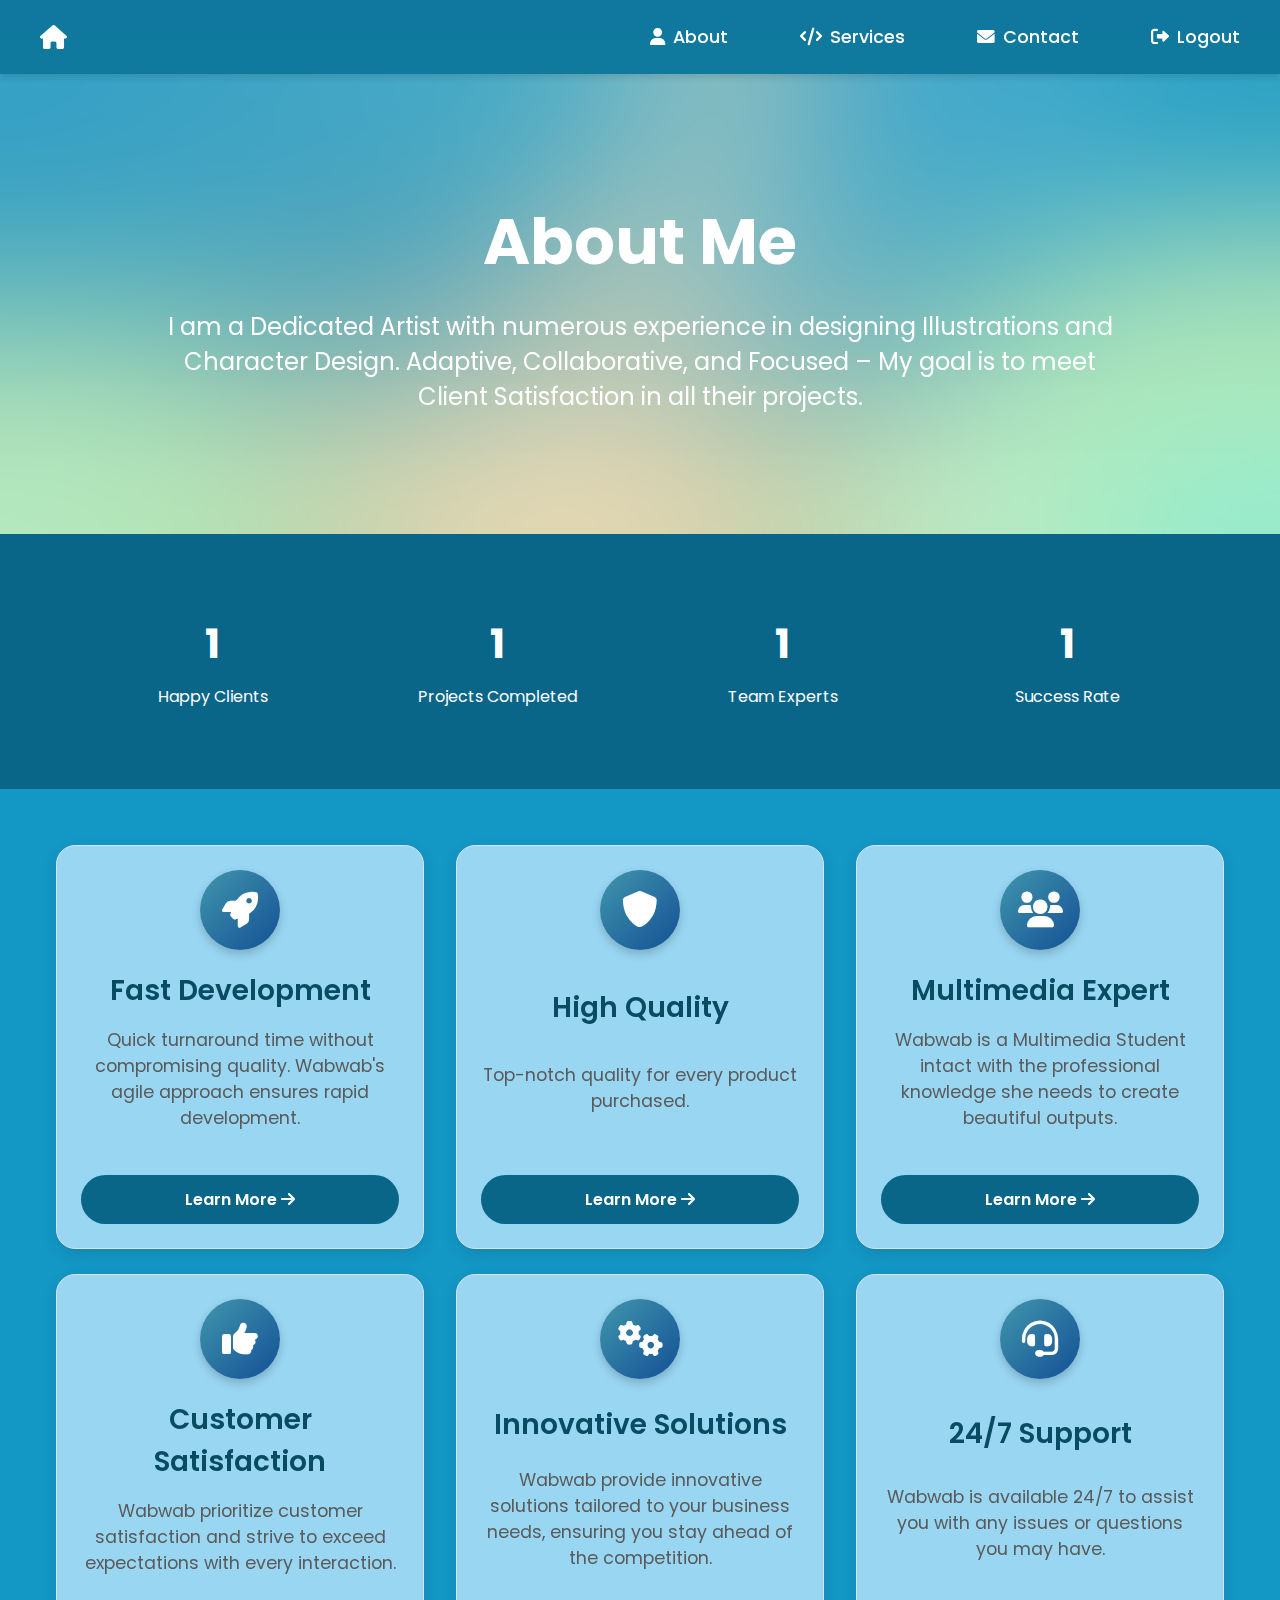
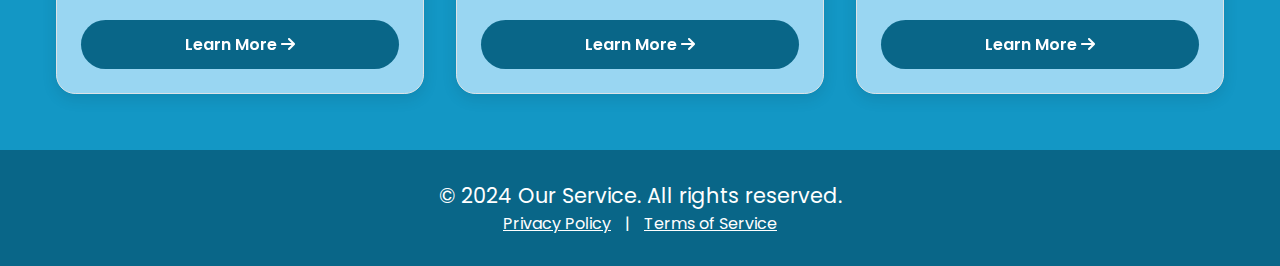
<file: assets/pages/about.html>
<!DOCTYPE html>
<html lang="en">
<head>
    <meta charset="UTF-8">
    <meta name="viewport" content="width=device-width, initial-scale=1.0">
    <title>Portfolio</title>
    <link rel="stylesheet" href="../css/global-styles.css">
    <link rel="stylesheet" href="../css/nav-styles.css">
    <link rel="stylesheet" href="../css/header-styles.css">
    <link rel="stylesheet" href="https://cdnjs.cloudflare.com/ajax/libs/font-awesome/6.0.0/css/all.min.css">
    <link rel="stylesheet" href="../css/about-styles.css">
    <link rel="stylesheet" href="../css/why-styles.css">
</head>
<body>
    <nav class="navbar">
        <ul>
            <li class="nav-item home-icon"><a class="nav-link" href="portfolio.html"><i class="fas fa-home"></i></a></li>
            <li class="nav-item"><a class="nav-link cyan-hover" href="about.html"><i class="fas fa-user"></i> <span>About</span></a></li>
            <li class="nav-item"><a class="nav-link cyan-hover" href="services.html"><i class="fas fa-code"></i> <span>Services</span></a></li>
            <li class="nav-item"><a class="nav-link cyan-hover" href="contact.html"><i class="fas fa-envelope"></i> <span>Contact</span></a></li>
            <li class="nav-item"><a class="nav-link magenta-hover" href="#" id="logout-button"><i class="fas fa-sign-out-alt"></i> <span>Logout</span></a></li>
        </ul>
    </nav>

    <header class="header" role="banner">
      <div class="header-content">
          <h1 class="main-heading">About Me</h1>
          <p class="section-content mb-4" style="margin: 0 10rem;">I am a Dedicated Artist with numerous experience in designing Illustrations and Character Design. Adaptive, Collaborative, and Focused – My goal is to meet Client Satisfaction in all their projects.</p>
      </div>
  </header>

    <main>
        <section class="stats-section">
            <div style="max-width: 1140px; margin: 0 auto; padding: 0 15px;">
                <div style="display: flex; flex-wrap: wrap; margin-right: -15px; margin-left: -15px;">
                    <div style="flex: 0 0 25%; max-width: 25%; padding-right: 15px; padding-left: 15px;">
                        <div class="stat-item">
                            <div class="stat-number" style="--target: 500;  font-size: 2.5rem;"></div>
                            <div>Happy Clients</div>
                        </div>
                    </div>
                    <div style="flex: 0 0 25%; max-width: 25%; padding-right: 15px; padding-left: 15px;">
                        <div class="stat-item">
                            <div class="stat-number" style="--target: 1000;  font-size: 2.5rem;"></div>
                            <div>Projects Completed</div>
                        </div>
                    </div>
                    <div style="flex: 0 0 25%; max-width: 25%; padding-right: 15px; padding-left: 15px;">
                        <div class="stat-item">
                            <div class="stat-number" style="--target: 50;  font-size: 2.5rem;"></div>
                            <div>Team Experts</div>
                        </div>
                    </div>
                    <div style="flex: 0 0 25%; max-width: 25%; padding-right: 15px; padding-left: 15px;">
                        <div class="stat-item">
                            <div class="stat-number" style="--target: 98; font-size: 2.5rem;"></div>
                            <div>Success Rate</div>
                        </div>
                    </div>
                </div>
            </div>
        </section>

        <section class="features-section">
            <div class="why-container">
                <div class="row">
                    <div>
                        <div class="feature-card">
                            <div class="feature-icon">
                                <i class="fas fa-rocket"></i>
                            </div>
                            <h3>Fast Development</h3>
                            <p>Quick turnaround time without compromising quality. Wabwab's agile approach ensures rapid development.</p>
                            <a href="#" class="learn-more">Learn More <i class="fas fa-arrow-right"></i></a>
                        </div>
                    </div>
                    <div>
                        <div class="feature-card">
                            <div class="feature-icon">
                                <i class="fas fa-shield-alt"></i>
                            </div>
                            <h3>High Quality</h3>
                            <p>Top-notch quality for every product purchased.</p>
                            <a href="#" class="learn-more">Learn More <i class="fas fa-arrow-right"></i></a>
                        </div>
                    </div>
                    <div>
                        <div class="feature-card">
                            <div class="feature-icon">
                                <i class="fas fa-users"></i>
                            </div>
                            <h3>Multimedia Expert</h3>
                            <p>Wabwab is a Multimedia Student intact with the professional knowledge she needs to create beautiful outputs.</p>
                            <a href="#" class="learn-more">Learn More <i class="fas fa-arrow-right"></i></a>
                        </div>
                    </div>
                </div>
                <br>
                <div class="row">
                    <div>
                        <div class="feature-card">
                            <div class="feature-icon">
                                <i class="fas fa-thumbs-up"></i>
                            </div>
                            <h3>Customer Satisfaction</h3>
                            <p>Wabwab prioritize customer satisfaction and strive to exceed expectations with every interaction.</p>
                            <a href="#" class="learn-more">Learn More <i class="fas fa-arrow-right"></i></a>
                        </div>
                    </div>
                    <div>
                        <div class="feature-card">
                            <div class="feature-icon">
                                <i class="fas fa-cogs"></i>
                            </div>
                            <h3>Innovative Solutions</h3>
                            <p>Wabwab provide innovative solutions tailored to your business needs, ensuring you stay ahead of the competition.</p>
                            <a href="#innovative-solutions" class="learn-more">Learn More <i class="fas fa-arrow-right"></i></a>
                        </div>
                    </div>
                    <div>
                        <div class="feature-card">
                            <div class="feature-icon">
                                <i class="fas fa-headset"></i>
                            </div>
                            <h3>24/7 Support</h3>
                            <p>Wabwab is available 24/7 to assist you with any issues or questions you may have.</p>
                            <a href="#support" class="learn-more">Learn More <i class="fas fa-arrow-right"></i></a>
                        </div>
                    </div>
                </div>
            </div>
        </section>
    </main>
    <footer class="footer">
        <div class="container">
            <p>&copy; 2024 Our Service. All rights reserved.</p>
            <a href="#">Privacy Policy</a> | <a href="#">Terms of Service</a>
        </div>
    </footer>
</body>
<script src="../js/scripts.js"></script>
</html>
</file>
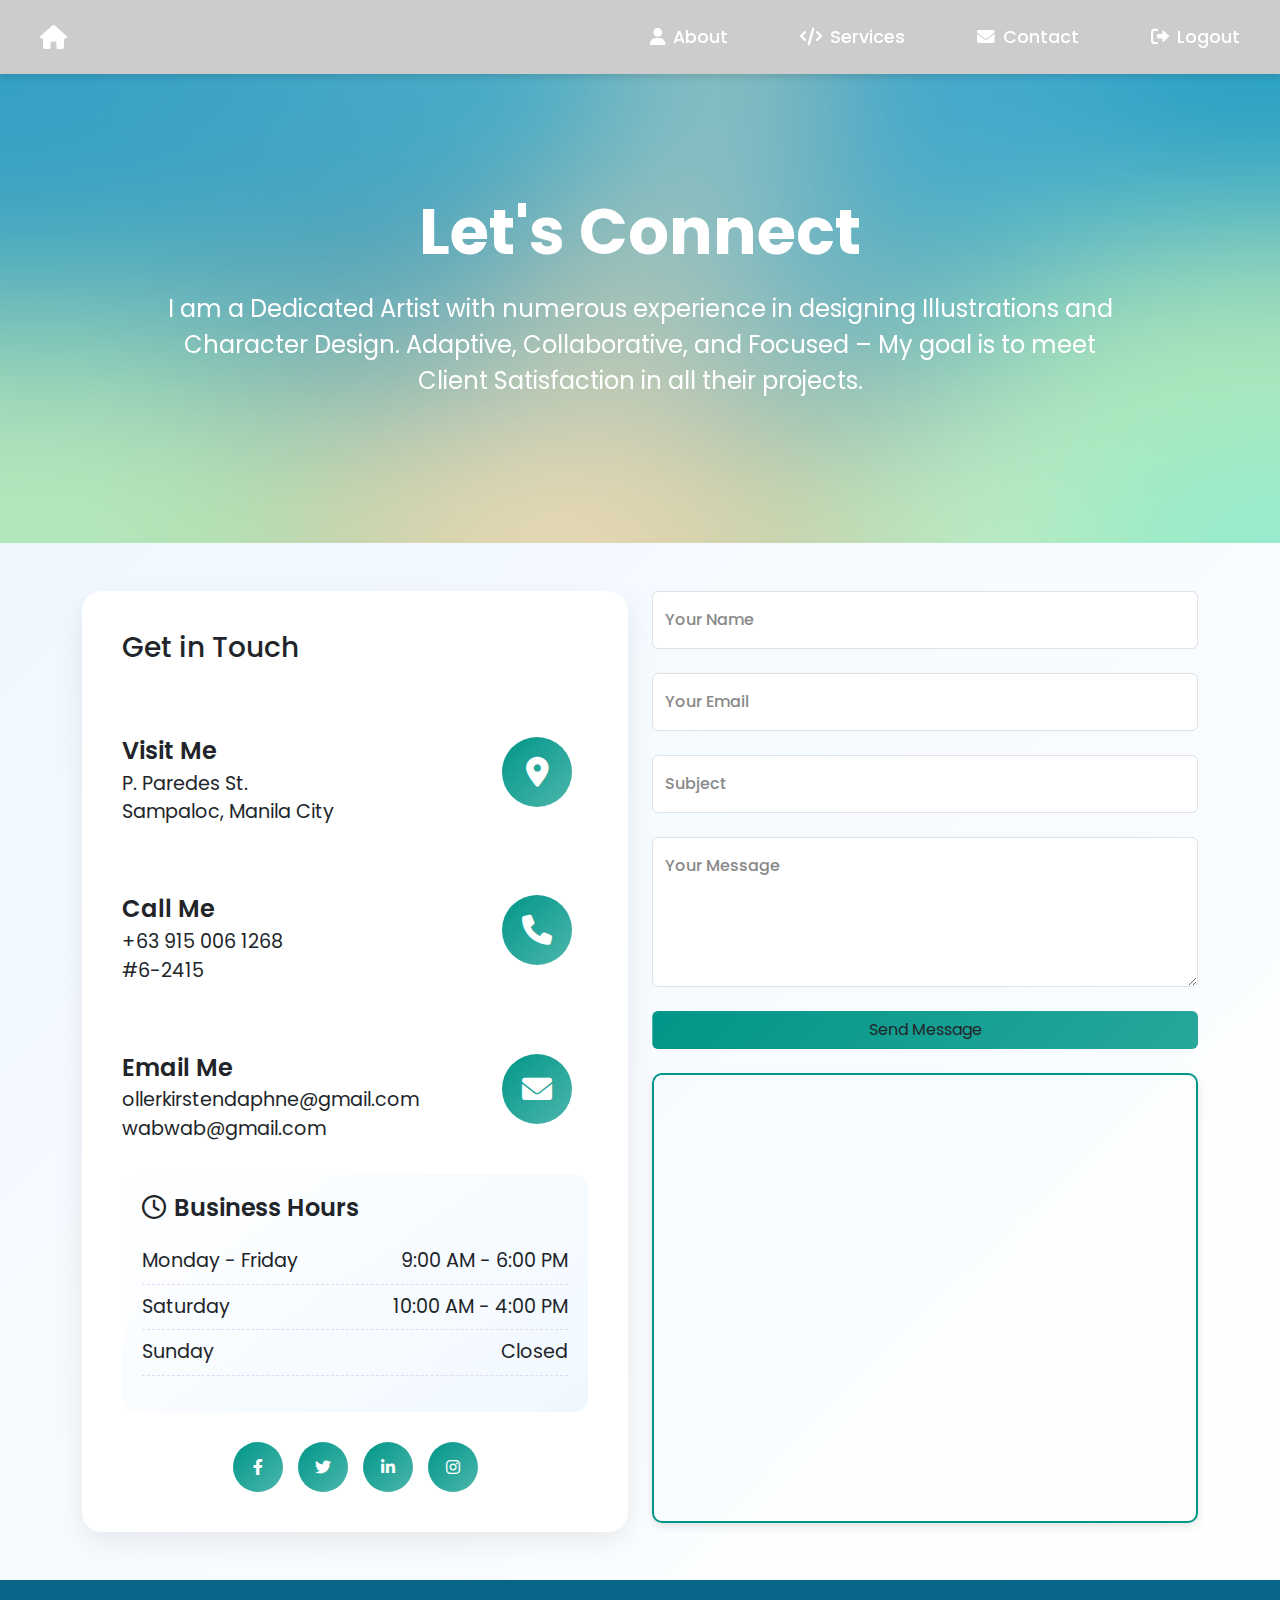
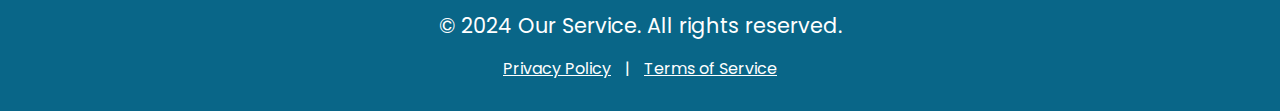
<file: assets/pages/contact.html>
<!DOCTYPE html>
<html lang="en">
<head>
    <meta charset="UTF-8">
    <meta name="viewport" content="width=device-width, initial-scale=1.0">
    <title>Portfolio</title>
    <link rel="stylesheet" href="../css/global-styles.css">
    <link rel="stylesheet" href="../css/nav-styles.css">
    <link rel="stylesheet" href="../css/header-styles.css">
    <link rel="stylesheet" href="https://cdnjs.cloudflare.com/ajax/libs/font-awesome/6.0.0/css/all.min.css">
    <link rel="stylesheet" href="../css/contact-styles.css">
    <link rel="stylesheet" href="../css/bootsrap.css">

</head>
<body>
    <nav class="navbar">
        <ul>
            <li class="nav-item home-icon"><a class="nav-link" href="portfolio.html"><i class="fas fa-home"></i></a></li>
            <li class="nav-item"><a class="nav-link cyan-hover" href="about.html"><i class="fas fa-user"></i> <span>About</span></a></li>
            <li class="nav-item"><a class="nav-link cyan-hover" href="services.html"><i class="fas fa-code"></i> <span>Services</span></a></li>
            <li class="nav-item"><a class="nav-link cyan-hover" href="contact.html"><i class="fas fa-envelope"></i> <span>Contact</span></a></li>
            <li class="nav-item"><a class="nav-link magenta-hover" href="#" id="logout-button"><i class="fas fa-sign-out-alt"></i> <span>Logout</span></a></li>
        </ul>
    </nav>

    <header class="header" role="banner">
      <div class="header-content">
          <h1 class="main-heading">Let's Connect</h1>
          <p class="section-content mb-4" style="margin: 0 10rem;">I am a Dedicated Artist with numerous experience in designing Illustrations and Character Design. Adaptive, Collaborative, and Focused – My goal is to meet Client Satisfaction in all their projects.</p>
      </div>
  </header>

    <main>
        
    <!-- Enhanced Contact Section -->
    <section id="contact" class="contact-section py-5 fade-in">
        <div class="container">
            <div class="row g-4">
                <div class="col-lg-6">
                    <div class="contact-wrapper">
                        <h3 class="mb-4">Get in Touch</h3>
                        <div class="contact-info">
                            <br>
                            <br>
                            <div class="contact-info-item">
                
                                <div>
                                    <h5 class="mb-1">Visit Me</h5>
                                    <p class="mb-0">P. Paredes St.<br>Sampaloc, Manila City</p>
                                </div>                
                                <div class="contact-icon me-3">
                                    <i class="fas fa-map-marker-alt"></i>
                                </div>
                            </div>
                            <br>
                            <br>
                            <div class="contact-info-item">
                                <div>
                                    <h5 class="mb-1">Call Me</h5>
                                    <p class="mb-0">+63 915 006 1268<br>#6-2415</p>
                                </div>
                                <div class="contact-icon  me-3">
                                    <i class="fas fa-phone"></i>
                                </div>
                            </div>
                            <br>
                            <br>
                            <div class="contact-info-item">
                                <div>
                                    <h5 class="mb-1">Email Me</h5>
                                    <p class="mb-0">ollerkirstendaphne@gmail.com<br>wabwab@gmail.com</p>
                                </div>
                                
                                <div class="contact-icon me-3">
                                    <i class="fas fa-envelope"></i>
                                </div>
                            </div>
                            <div class="business-hours">
                                <h5 class="mb-3"><i class="far fa-clock me-2"></i>Business Hours</h5>
                                <ul class="hours-list">
                                    <li>
                                        <span>Monday - Friday</span>
                                        <span>9:00 AM - 6:00 PM</span>
                                    </li>
                                    <li>
                                        <span>Saturday</span>
                                        <span>10:00 AM - 4:00 PM</span>
                                    </li>
                                    <li>
                                        <span>Sunday</span>
                                        <span>Closed</span>
                                    </li>
                                </ul>
                            </div>
                        </div>
                        <div class="social-links">
                            <a href="https://www.facebook.com/kirstendaphne.oller/" class="social-link" data-tooltip="Facebook"><i
                                    class="fab fa-facebook-f"></i></a>
                            <a href="https://x.com/ahllastor" class="social-link" data-tooltip="Twitter"><i class="fab fa-twitter"></i></a>
                            <a href="#" class="social-link" data-tooltip="LinkedIn"><i
                                    class="fab fa-linkedin-in"></i></a>
                            <a href="https://www.instagram.com/wabwaabbb/" class="social-link" data-tooltip="Instagram"><i
                                    class="fab fa-instagram"></i></a>
                        </div>
                    </div>
                </div>
                <div class="col-lg-6">
                    <div class="contact-form-wrapper">
                        <form id="contactForm" class="contact-form needs-validation" novalidate>
                            <div class="form-floating mb-4">
                                <input type="text" class="form-control" id="name" placeholder="Your Name" required>
                                <label for="name">Your Name</label>
                                <div class="invalid-feedback">Please enter your name</div>
                            </div>
                            <div class="form-floating mb-4">
                                <input type="email" class="form-control" id="email" placeholder="Your Email" required>
                                <label for="email">Your Email</label>
                                <div class="invalid-feedback">Please enter a valid email</div>
                            </div>
                            <div class="form-floating mb-4">
                                <input type="text" class="form-control" id="subject" placeholder="Subject" required>
                                <label for="subject">Subject</label>
                                <div class="invalid-feedback">Please enter a subject</div>
                            </div>
                            <div class="form-floating mb-4">
                                <textarea class="form-control" id="message" placeholder="Your Message"
                                    style="height: 150px" required></textarea>
                                <label for="message">Your Message</label>
                                <div class="invalid-feedback">Please enter your message</div>
                            </div>
                            <button type="submit" class="btn btn-primary-custom btn-animated w-100">Send
                                Message</button>
                        </form>
                    </div>
                    <!-- Move map container here -->
                    <div class="map-container mt-4">
                        <div class="map-wrapper">
                            <iframe
                                src="https://www.google.com/maps/embed?pb=!1m14!1m8!1m3!1d241.3069328919395!2d120.98853209559681!3d14.60414976876092!3m2!1i1024!2i768!4f13.1!3m3!1m2!1s0x3397c9f8b14eb259%3A0xad4d12caac9a068e!2sFEU%20Institute%20of%20Technology!5e0!3m2!1sen!2sph!4v1732651216487!5m2!1sen!2sph"
                                width="100%" height="100%" style="border:0;" allowfullscreen="" loading="lazy">
                            </iframe>
                        </div>
                    </div>
                </div>
            </div>
        </div>
    </section>
    </main>
    <footer class="footer">
        <div class="container">
            <p>&copy; 2024 Our Service. All rights reserved.</p>
            <a href="#">Privacy Policy</a> | <a href="#">Terms of Service</a>
        </div>
    </footer>
</body>
<script src="../js/scripts.js"></script>
</html>
</file>
<file: assets/css/global-styles.css>
/* Global */
@import url("https://fonts.googleapis.com/css2?family=Poppins:wght@300;400;500;600;700;800;900&display=swap");

* {
  margin: 0;
  padding: 0;
  box-sizing: border-box;
  font-family: "Poppins", sans-serif;
}

 body {
  min-height: 100vh;
  display: block;
  justify-content: initial;
  align-items: initial;
  background: #1397c5;
  color: #fff;
  overflow: visible;
}

.footer {
  background-color: #096688;
  color: var(--color-white);
  padding: 30px 0;
  text-align: center
}

.footer a {
  color: WHITE;
  margin: 0 10px;
  font-size: 1rem;
}

.footer a:hover {
  color: 1.2rem;
}


.footer p {
  font-size: 1.3rem;
}
</file>
<file: assets/css/nav-styles.css>
nav {
  background: rgba(0, 0, 0, 0.2);
  backdrop-filter: blur(50px);
  color: #fff;
  padding: 1rem 0;
  text-align: center;
  box-shadow: 0 4px 6px rgba(0, 0, 0, 0.1);
  position: sticky;
  top: 0;
  z-index: 1000;
}

nav ul {
  list-style: none;
  padding: 0;
  margin: 0;
  display: flex;
  justify-content: space-between;
  align-items: center;  
  margin-right: 1rem;
}

nav ul li {
  margin: 0 0.5rem;
  position: relative;
}

nav ul li a {
  color: #fff;
  text-decoration: none;
  font-weight: 500;
  font-size: 1.1rem;
  padding: 0.5rem 1rem;
  border-radius: 25px;
  transition: all 0.3s ease;
  display: flex;
  align-items: center;
}

nav ul li a i {
  margin-right: 0.5rem;
}

nav ul li a.cyan-hover:hover {
  background: rgb(255, 255, 255);
  color: #50c8c4;
  outline: none;
  box-shadow: 0 0 10px rgba(255, 255, 255, 0.6);
  transition: box-shadow 0.3s ease;
}

nav ul li a.magenta-hover:hover {
  background: rgb(255, 255, 255);
  color: #c85090;
  outline: none;
  box-shadow: 0 0 10px rgba(255, 255, 255, 0.6);
  transition: box-shadow 0.3s ease;
}

nav ul li.home-icon {
  margin-right: auto;
  padding-left: 1rem;
}

nav ul li.home-icon a {
  font-size: 1.5rem;
  padding: 0.3rem 1rem;
}

nav ul li:not(.home-icon) {
  margin-left: 2rem;
}
</file>
<file: assets/css/header-styles.css>
:root {
    --color-white: #ffffff;
}

.header {
    color: var(--color-white);
    padding: 120px 0;
    text-align: center;
    position: relative;    
    background: url("../img/background.jpg") no-repeat center center/cover;
    transition: background 0.3s ease;
}

.header::before {
    content: '';
    position: absolute;
    top: 0;
    left: 0;
    width: 100%;
    height: 100%;
    backdrop-filter: blur(90px);
    transition: background 0.3s ease;
}

.header-content {
    position: relative;
    z-index: 1;
}

.header img {
    width: 150px;
    margin-bottom: 20px;
    transition: transform 0.3s ease;
}

.header img:hover {
    transform: rotate(360deg);
}

.header h1 {
    font-family: 'Poppins', sans-serif;
    font-weight: 700;
    font-size: 4rem;
    margin-bottom: 20px;
    color: var(--color-white);
    transition: color 0.3s ease;
}

.header p {
    font-size: 1.5rem;
    margin-bottom: 40px;
    color:  var(--color-white);
    transition: color 0.3s ease;
}
</file>
<file: assets/css/about-styles.css>
.stats-section {
  background: #096688;
  color: #fff;
  padding: 60px 0;
  opacity: 1;
  transform: translateY(0);
}

.stat-item {
  text-align: center;
  padding: 20px;
}

.stat-number {
  font-size: 4.5rem;
  font-weight: 700;
  margin-bottom: 10px;
  counter-reset: count;
}

.stat-number::before {
  content: counter(count);
  counter-increment: count;
  animation: count 2s linear forwards;
}

@keyframes count {
  from {
    counter-increment: count 0;
  }

  to {
    counter-increment: count var(--target);
  }
}

.stat-item div {
  font-size: var(--font-size-small);
}

.stats-section {
  background: #096688;
  color: #fff;
  padding: 60px 0;
  opacity: 1;
  transform: translateY(0);
}

.stat-item {
  text-align: center;
  padding: 20px;
}

.stat-number {
  font-size: 4.5rem;
  font-weight: 700;
  margin-bottom: 10px;
  counter-reset: count;
}

.stat-number::before {
  content: counter(count);
  counter-increment: count;
  animation: count 2s linear forwards;
}

@keyframes count {
  from {
    counter-increment: count 0;
  }

  to {
    counter-increment: count var(--target);
  }
}

.stat-item div {
  font-size: var(--font-size-small);
}

/* General Section Styles */
.features-section {
    display: flex;
    flex-direction: column;
    justify-content: space-between;
    height: 100%;
    text-align: center;
    padding: 1.5rem;
    transition: transform 0.3s ease, box-shadow 0.3s ease;
    position: relative;
    overflow: hidden;
}

/* Card Container Styles */
.features-section .row {
    display: grid;
    grid-template-columns: repeat(auto-fit, minmax(300px, 1fr));
    gap: 2rem;
    align-items: stretch;
}

/* Card Styles */
.feature-card {
    display: flex;
    flex-direction: column;
    justify-content: space-between;
    height: 100%;
    text-align: center;
    padding: 1.5rem;
    border: 1px solid #dee2e6;
    border-radius: 1.2rem;
    background: hsla(202, 100%, 88%, 0.767);
    backdrop-filter: blur(30px);
    box-shadow: 0 5px 15px rgba(0, 0, 0, 0.1);
    transition: transform 0.3s ease, box-shadow 0.3s ease;
    position: relative;
    overflow: hidden;
}

.feature-card:hover {
    transform: translateY(-10px);
    box-shadow: 0 20px 40px rgba(0, 0, 0, 0.2);
}

.feature-card::before {
    content: '';
    position: absolute;
    top: -50%;
    left: -50%;
    width: 200%;
    height: 200%;
    background: radial-gradient(circle, rgba(255, 255, 255, 0.2), rgba(0, 0, 0, 0.1));
    transform: rotate(45deg);
    opacity: 0;
    transition: opacity 0.5s ease;
    z-index: 0;
}

.feature-card:hover::before {
    opacity: 1;
}

/* Icon Styles */
.feature-icon {
    width: 80px;
    height: 80px;
    border-radius: 50%;
    background: linear-gradient(135deg, #4196ac, #135096);
    display: flex;
    align-items: center;
    justify-content: center;
    margin: 0 auto 20px;
    box-shadow: 0 4px 10px rgba(0, 0, 0, 0.2);
    transition: transform 0.3s ease;
}

.feature-card:hover .feature-icon {
    transform: rotate(360deg);
}

.feature-icon i {
    font-size: 36px;
    color: #fff;
}

/* Text Styles */
.feature-card h3 {
    font-size: 1.75rem;
    margin-bottom: 15px;
    font-family: 'Poppins', sans-serif;
    font-weight: 600;
    color: #084c61;
}

.feature-card p {
    font-size: 1.1rem;
    color: #5a5a5a;
    margin-bottom: 1.5rem;
    font-family: 'Poppins', sans-serif;
}

/* Learn More Button */ 
.feature-card .learn-more {
    display: inline-block;
    margin-top: 20px;
    color: #fff;
    background: #096688;
    padding: 0.75rem 1.5rem;
    border-radius: 30px;
    text-decoration: none;
    font-family: 'Poppins', sans-serif;
    font-weight: 600;
    transition: background 0.3s ease, transform 0.3s ease;
}
</file>
<file: assets/css/why-styles.css>
.why-container {
  margin: 2rem;
}
</file>
<file: assets/css/contact-styles.css>
:root {
    --color-primary: #009688;
    --color-secondary: #4db6ac;
    --color-background: #f0f8ff;
    --color-text: #4a4a4a;
    --color-white: #ffffff;
    --color-accent: #e0f2f1;
    --color-accent-hover: #b2dfdb;
    --color-gold: #ffd700;
    --font-size-large: 4rem;
    --font-size-medium: 2.5rem;
    --font-size-small: 1.2rem;
    --font-size-xsmall: 1.1rem;
}
 body {
            font-family: Quicksand, sans-serif;
            background-color: var(--color-background);
            color: var(--color-text);
            line-height: 1.6
        }

        .btn-primary-custom {
            color: #fff;
            background-color: var(--color-accent);
            border-color: var(--color-accent);
            transition: background-color .3s, border-color .3s;
            position: relative;
            overflow: hidden;
            font-size: var(--font-size-small);
            padding: .75rem 1.75rem;
        }

        .btn-primary-custom:hover {
            background-color: var(--color-accent-hover);
            border-color: var(--color-accent-hover)
        }

        .btn-primary-custom::after {
            content: '';
            position: absolute;
            top: 0;
            left: -100%;
            width: 100%;
            height: 100%;
            background: rgba(209, 194, 230, .3);
            transition: left .3s ease
        }

        .btn-primary-custom:hover::after {
            left: 0
        }

        .fade-in {
            opacity: 1;
            transform: translateY(0);
            transition: opacity .8s ease-out, transform .8s ease-out
        }

        h2 {
            font-family: Poppins, sans-serif;
            font-weight: 700;
            font-size: var(--font-size-medium);
            color: var(--color-primary);
            margin-bottom: 2rem;
            text-align: center
        }

        .btn-primary {
            background-color: var(--color-primary);
            border-color: var(--color-primary);
        }

        .btn-primary:hover {
            background-color: var(--color-secondary);
            border-color: var(--color-secondary);
        }

        @keyframes count {
            from {
                counter-increment: count 0;
            }

            to {
                counter-increment: count var(--target);
            }
        }

        .contact-icon {
            width: 70px;
            height: 70px;
            border-radius: 50%;
            background: linear-gradient(135deg, var(--color-primary), var(--color-secondary));
            display: flex;
            align-items: center;
            justify-content: center;
            margin: 0 auto 20px;
        }

        .contact-icon i {
            font-size: 30px;
            color: var(--color-white);
        }

        .contact-section {
            position: relative;
            background: linear-gradient(135deg, var(--color-background) 0, var(--color-white) 100%);
            opacity: 1;
            transform: translateY(0);
        }

        .contact-wrapper {
            background: var(--color-white);
            border-radius: 20px;
            padding: 40px;
            box-shadow: 0 10px 30px rgba(0, 0, 0, .08);
            transition: transform .3s ease;
        }

        .contact-wrapper:hover {
            transform: translateY(-5px);
        }

        .social-links {
            display: flex;
            gap: 15px;
            margin-top: 30px;
            justify-content: center;
        }

        .social-link {
            width: 50px;
            height: 50px;
            border-radius: 50%;
            background: linear-gradient(135deg, var(--color-primary), var(--color-secondary));
            display: flex;
            align-items: center;
            justify-content: center;
            color: var(--color-white);
            text-decoration: none;
            transition: all .3s ease;
            position: relative;
            overflow: hidden;
        }

        .social-link:before {
            content: '';
            position: absolute;
            width: 100%;
            height: 100%;
            background: linear-gradient(135deg, var(--color-secondary), var(--color-primary));
            opacity: 0;
            transition: opacity .3s ease;
        }

        .social-link:hover {
            transform: translateY(-5px) rotate(360deg)
        }

        .social-link:hover:before {
            opacity: 1
        }

        .social-link i {
            position: relative;
            z-index: 1
        }

        .business-hours {
            background: linear-gradient(145deg, var(--color-white), var(--color-background));
            border-radius: 15px;
            padding: 20px;
            margin-top: 30px;
        }

        .hours-list {
            list-style: none;
            padding: 0;
        }

        .hours-list li {
            display: flex;
            justify-content: space-between;
            padding: 8px 0;
            border-bottom: 1px dashed #e0daf9
        }

        .contact-form label {
            font-weight: 500;
            margin-bottom: 8px;
            color: var(--color-text)
        }

        .form-floating {
            position: relative;
            margin-bottom: 20px
        }

        .form-floating label {
            position: absolute;
            top: 0;
            left: 0;
            padding: 1rem;
            opacity: .65;
            pointer-events: none;
            transform-origin: 0 0;
            transition: opacity .2s ease-in-out, transform .2s ease-in-out
        }

        .btn-animated {
            background: linear-gradient(135deg, var(--color-primary), var(--color-secondary));
            background-size: 200%;
            transition: background-position .5s ease;
            font-size: var(--font-size-small);
            padding: .75rem 1.75rem;
            color: #fff;
        }

        .btn-animated:hover {
            background-position: right
        }

        html {
            scroll-behavior: smooth
        }

        @keyframes click-animation {
            0% {
                transform: scale(1);
            }

            50% {
                transform: scale(.9);
            }

            100% {
                transform: scale(1);
            }
        }

        .loading {
            position: relative
        }

        .loading::after {
            content: '';
            position: absolute;
            top: 50%;
            left: 50%;
            width: 20px;
            height: 20px;
            border: 3px solid var(--color-primary);
            border-top: 3px solid transparent;
            border-radius: 50%;
            animation: spin 1s linear infinite;
            transform: translate(-50%, -50%);
        }

        @keyframes spin {
            0% {
                transform: translate(-50%, -50%) rotate(0);
            }

            100% {
                transform: translate(-50%, -50%) rotate(360deg);
            }
        }

        .map-container {
            height: 450px;
            position: relative;
        }

        .map-wrapper {
            height: 100%;
            border: 2px solid var(--color-primary);
            border-radius: 10px;
            box-shadow: 0 4px 8px rgba(0, 0, 0, 0.1);
            overflow: hidden;
        }

        .contact-section h2 {
            font-family: Poppins, sans-serif;
            font-weight: 700;
            font-size: var(--font-size-medium);
            color: var(--color-primary);
            margin-bottom: 2rem
        }

        .contact-info-item h5 {
            font-size: 1.5rem;
            font-weight: 600
        }

        .contact-info-item p {
            font-size: var(--font-size-small);
        }

        .business-hours h5 {
            font-size: 1.5rem;
            font-weight: 600
        }

        .business-hours li {
            font-size: var(--font-size-small);
        }

        .contact-info-item {
            display: flex;
            justify-content: space-between;
            align-items: center;
            margin-bottom: 20px;
        }
</file>
<file: assets/css/bootsrap.css>
:root,
[data-bs-theme=light] {
    --bs-blue: #0d6efd;
    --bs-indigo: #6610f2;
    --bs-purple: #6f42c1;
    --bs-pink: #d63384;
    --bs-red: #dc3545;
    --bs-orange: #fd7e14;
    --bs-yellow: #ffc107;
    --bs-green: #198754;
    --bs-teal: #20c997;
    --bs-cyan: #0dcaf0;
    --bs-black: #000;
    --bs-white: #fff;
    --bs-gray: #6c757d;
    --bs-gray-dark: #343a40;
    --bs-gray-100: #f8f9fa;
    --bs-gray-200: #e9ecef;
    --bs-gray-300: #dee2e6;
    --bs-gray-400: #ced4da;
    --bs-gray-500: #adb5bd;
    --bs-gray-600: #6c757d;
    --bs-gray-700: #495057;
    --bs-gray-800: #343a40;
    --bs-gray-900: #212529;
    --bs-primary: #0d6efd;
    --bs-secondary: #6c757d;
    --bs-success: #198754;
    --bs-info: #0dcaf0;
    --bs-warning: #ffc107;
    --bs-danger: #dc3545;
    --bs-light: #f8f9fa;
    --bs-dark: #212529;
    --bs-primary-rgb: 13, 110, 253;
    --bs-secondary-rgb: 108, 117, 125;
    --bs-success-rgb: 25, 135, 84;
    --bs-info-rgb: 13, 202, 240;
    --bs-warning-rgb: 255, 193, 7;
    --bs-danger-rgb: 220, 53, 69;
    --bs-light-rgb: 248, 249, 250;
    --bs-dark-rgb: 33, 37, 41;
    --bs-primary-text: #0a58ca;
    --bs-secondary-text: #6c757d;
    --bs-success-text: #146c43;
    --bs-info-text: #087990;
    --bs-warning-text: #997404;
    --bs-danger-text: #b02a37;
    --bs-light-text: #6c757d;
    --bs-dark-text: #495057;
    --bs-primary-bg-subtle: #cfe2ff;
    --bs-secondary-bg-subtle: #f8f9fa;
    --bs-success-bg-subtle: #d1e7dd;
    --bs-info-bg-subtle: #cff4fc;
    --bs-warning-bg-subtle: #fff3cd;
    --bs-danger-bg-subtle: #f8d7da;
    --bs-light-bg-subtle: #fcfcfd;
    --bs-dark-bg-subtle: #ced4da;
    --bs-primary-border-subtle: #9ec5fe;
    --bs-secondary-border-subtle: #e9ecef;
    --bs-success-border-subtle: #a3cfbb;
    --bs-info-border-subtle: #9eeaf9;
    --bs-warning-border-subtle: #ffe69c;
    --bs-danger-border-subtle: #f1aeb5;
    --bs-light-border-subtle: #e9ecef;
    --bs-dark-border-subtle: #adb5bd;
    --bs-white-rgb: 255, 255, 255;
    --bs-black-rgb: 0, 0, 0;
    --bs-body-color-rgb: 33, 37, 41;
    --bs-body-bg-rgb: 255, 255, 255;
    --bs-font-sans-serif: system-ui, -apple-system, "Segoe UI", Roboto, "Helvetica Neue", "Noto Sans", "Liberation Sans", Arial, sans-serif, "Apple Color Emoji", "Segoe UI Emoji", "Segoe UI Symbol", "Noto Color Emoji";
    --bs-font-monospace: SFMono-Regular, Menlo, Monaco, Consolas, "Liberation Mono", "Courier New", monospace;
    --bs-gradient: linear-gradient(180deg, rgba(255, 255, 255, 0.15), rgba(255, 255, 255, 0));
    --bs-body-font-family: var(--bs-font-sans-serif);
    --bs-body-font-size: 1rem;
    --bs-body-font-weight: 400;
    --bs-body-line-height: 1.5;
    --bs-body-color: #212529;
    --bs-emphasis-color: #000;
    --bs-emphasis-color-rgb: 0, 0, 0;
    --bs-secondary-color: rgba(33, 37, 41, 0.75);
    --bs-secondary-color-rgb: 33, 37, 41;
    --bs-secondary-bg: #e9ecef;
    --bs-secondary-bg-rgb: 233, 236, 239;
    --bs-tertiary-color: rgba(33, 37, 41, 0.5);
    --bs-tertiary-color-rgb: 33, 37, 41;
    --bs-tertiary-bg: #f8f9fa;
    --bs-tertiary-bg-rgb: 248, 249, 250;
    --bs-body-bg: #fff;
    --bs-body-bg-rgb: 255, 255, 255;
    --bs-link-color: #0d6efd;
    --bs-link-color-rgb: 13, 110, 253;
    --bs-link-decoration: underline;
    --bs-link-hover-color: #0a58ca;
    --bs-link-hover-color-rgb: 10, 88, 202;
    --bs-code-color: #d63384;
    --bs-highlight-bg: #fff3cd;
    --bs-border-width: 1px;
    --bs-border-style: solid;
    --bs-border-color: #dee2e6;
    --bs-border-color-translucent: rgba(0, 0, 0, 0.175);
    --bs-border-radius: 0.375rem;
    --bs-border-radius-sm: 0.25rem;
    --bs-border-radius-lg: 0.5rem;
    --bs-border-radius-xl: 1rem;
    --bs-border-radius-2xl: 2rem;
    --bs-border-radius-pill: 50rem;
    --bs-box-shadow: 0 0.5rem 1rem rgba(var(--bs-body-color-rgb), 0.15);
    --bs-box-shadow-sm: 0 0.125rem 0.25rem rgba(var(--bs-body-color-rgb), 0.075);
    --bs-box-shadow-lg: 0 1rem 3rem rgba(var(--bs-body-color-rgb), 0.175);
    --bs-box-shadow-inset: inset 0 1px 2px rgba(var(--bs-body-color-rgb), 0.075);
    --bs-emphasis-color: #000;
    --bs-form-control-bg: var(--bs-body-bg);
    --bs-form-control-disabled-bg: var(--bs-secondary-bg);
    --bs-highlight-bg: #fff3cd;
    --bs-breakpoint-xs: 0;
    --bs-breakpoint-sm: 576px;
    --bs-breakpoint-md: 768px;
    --bs-breakpoint-lg: 992px;
    --bs-breakpoint-xl: 1200px;
    --bs-breakpoint-xxl: 1400px
}

[data-bs-theme=dark] {
    --bs-body-color: #adb5bd;
    --bs-body-color-rgb: 173, 181, 189;
    --bs-body-bg: #212529;
    --bs-body-bg-rgb: 33, 37, 41;
    --bs-emphasis-color: #f8f9fa;
    --bs-emphasis-color-rgb: 248, 249, 250;
    --bs-secondary-color: rgba(173, 181, 189, 0.75);
    --bs-secondary-color-rgb: 173, 181, 189;
    --bs-secondary-bg: #343a40;
    --bs-secondary-bg-rgb: 52, 58, 64;
    --bs-tertiary-color: rgba(173, 181, 189, 0.5);
    --bs-tertiary-color-rgb: 173, 181, 189;
    --bs-tertiary-bg: #2b3035;
    --bs-tertiary-bg-rgb: 43, 48, 53;
    --bs-emphasis-color: #fff;
    --bs-primary-text: #6ea8fe;
    --bs-secondary-text: #dee2e6;
    --bs-success-text: #75b798;
    --bs-info-text: #6edff6;
    --bs-warning-text: #ffda6a;
    --bs-danger-text: #ea868f;
    --bs-light-text: #f8f9fa;
    --bs-dark-text: #dee2e6;
    --bs-primary-bg-subtle: #031633;
    --bs-secondary-bg-subtle: #212529;
    --bs-success-bg-subtle: #051b11;
    --bs-info-bg-subtle: #032830;
    --bs-warning-bg-subtle: #332701;
    --bs-danger-bg-subtle: #2c0b0e;
    --bs-light-bg-subtle: #343a40;
    --bs-dark-bg-subtle: #1a1d20;
    --bs-primary-border-subtle: #084298;
    --bs-secondary-border-subtle: #495057;
    --bs-success-border-subtle: #0f5132;
    --bs-info-border-subtle: #055160;
    --bs-warning-border-subtle: #664d03;
    --bs-danger-border-subtle: #842029;
    --bs-light-border-subtle: #495057;
    --bs-dark-border-subtle: #343a40;
    --bs-heading-color: #fff;
    --bs-link-color: #6ea8fe;
    --bs-link-hover-color: #9ec5fe;
    --bs-link-color-rgb: 110, 168, 254;
    --bs-link-hover-color-rgb: 158, 197, 254;
    --bs-code-color: #e685b5;
    --bs-border-color: #495057;
    --bs-border-color-translucent: rgba(255, 255, 255, 0.15)
}

*,
::after,
::before {
    box-sizing: border-box
}

@media (prefers-reduced-motion:no-preference) {
    :root {
        scroll-behavior: smooth
    }
}

body {
    margin: 0;
    font-family: var(--bs-body-font-family);
    font-size: var(--bs-body-font-size);
    font-weight: var(--bs-body-font-weight);
    line-height: var(--bs-body-line-height);
    color: var(--bs-body-color);
    text-align: var(--bs-body-text-align);
    background-color: var(--bs-body-bg);
    -webkit-text-size-adjust: 100%;
    -webkit-tap-highlight-color: transparent
}

.h1,
.h2,
.h3,
.h4,
.h5,
.h6,
h1,
h2,
h3,
h4,
h5,
h6 {
    margin-top: 0;
    margin-bottom: .5rem;
    font-weight: 500;
    line-height: 1.2;
    color: var(--bs-heading-color, inherit)
}

.h1,
h1 {
    font-size: calc(1.375rem + 1.5vw)
}

@media (min-width:1200px) {

    .h1,
    h1 {
        font-size: 2.5rem
    }
}

.h2,
h2 {
    font-size: calc(1.325rem + .9vw)
}

@media (min-width:1200px) {

    .h2,
    h2 {
        font-size: 2rem
    }
}

.h3,
h3 {
    font-size: calc(1.3rem + .6vw)
}

@media (min-width:1200px) {

    .h3,
    h3 {
        font-size: 1.75rem
    }
}

.h4,
h4 {
    font-size: calc(1.275rem + .3vw)
}

@media (min-width:1200px) {

    .h4,
    h4 {
        font-size: 1.5rem
    }
}

.h5,
h5 {
    font-size: 1.25rem
}

.h6,
h6 {
    font-size: 1rem
}

p {
    margin-top: 0;
    margin-bottom: 1rem
}

ul {
    padding-left: 2rem
}

ul {
    margin-top: 0;
    margin-bottom: 1rem
}

ul ul {
    margin-bottom: 0
}

b {
    font-weight: bolder
}

a {
    color: rgba(var(--bs-link-color-rgb), var(--bs-link-opacity, 1));
    text-decoration: underline
}

a:hover {
    --bs-link-color-rgb: var(--bs-link-hover-color-rgb)
}

a:not([href]):not([class]),
a:not([href]):not([class]):hover {
    color: inherit;
    text-decoration: none
}

label {
    display: inline-block
}

button {
    border-radius: 0
}

button:focus:not(:focus-visible) {
    outline: 0
}

button,
input,
textarea {
    margin: 0;
    font-family: inherit;
    font-size: inherit;
    line-height: inherit
}

button {
    text-transform: none
}

[role=button] {
    cursor: pointer
}

[list]:not([type=date]):not([type=datetime-local]):not([type=month]):not([type=week]):not([type=time])::-webkit-calendar-picker-indicator {
    display: none !important
}

[type=button],
[type=reset],
[type=submit],
button {
    -webkit-appearance: button
}

[type=button]:not(:disabled),
[type=reset]:not(:disabled),
[type=submit]:not(:disabled),
button:not(:disabled) {
    cursor: pointer
}

::-moz-focus-inner {
    padding: 0;
    border-style: none
}

textarea {
    resize: vertical
}

::-webkit-datetime-edit-day-field,
::-webkit-datetime-edit-fields-wrapper,
::-webkit-datetime-edit-hour-field,
::-webkit-datetime-edit-minute,
::-webkit-datetime-edit-month-field,
::-webkit-datetime-edit-text,
::-webkit-datetime-edit-year-field {
    padding: 0
}

::-webkit-inner-spin-button {
    height: auto
}

[type=search] {
    outline-offset: -2px;
    -webkit-appearance: textfield
}

::-webkit-search-decoration {
    -webkit-appearance: none
}

::-webkit-color-swatch-wrapper {
    padding: 0
}

::-webkit-file-upload-button {
    font: inherit;
    -webkit-appearance: button
}

::file-selector-button {
    font: inherit;
    -webkit-appearance: button
}

iframe {
    border: 0
}

[hidden] {
    display: none !important
}

.container,
.container-lg {
    --bs-gutter-x: 1.5rem;
    --bs-gutter-y: 0;
    width: 100%;
    padding-right: calc(var(--bs-gutter-x) * .5);
    padding-left: calc(var(--bs-gutter-x) * .5);
    margin-right: auto;
    margin-left: auto
}

@media (min-width:576px) {
    .container {
        max-width: 540px
    }
}

@media (min-width:768px) {
    .container {
        max-width: 720px
    }
}

@media (min-width:992px) {

    .container,
    .container-lg {
        max-width: 960px
    }
}

@media (min-width:1200px) {

    .container,
    .container-lg {
        max-width: 1140px
    }
}

@media (min-width:1400px) {

    .container,
    .container-lg {
        max-width: 1320px
    }
}

.row {
    --bs-gutter-x: 1.5rem;
    --bs-gutter-y: 0;
    display: flex;
    flex-wrap: wrap;
    margin-top: calc(-1 * var(--bs-gutter-y));
    margin-right: calc(-.5 * var(--bs-gutter-x));
    margin-left: calc(-.5 * var(--bs-gutter-x))
}

.row>* {
    flex-shrink: 0;
    width: 100%;
    max-width: 100%;
    padding-right: calc(var(--bs-gutter-x) * .5);
    padding-left: calc(var(--bs-gutter-x) * .5);
    margin-top: var(--bs-gutter-y)
}

.col {
    flex: 1 0 0%
}

.col-1 {
    flex: 0 0 auto;
    width: 8.33333333%
}

.col-2 {
    flex: 0 0 auto;
    width: 16.66666667%
}

.col-3 {
    flex: 0 0 auto;
    width: 25%
}

.col-4 {
    flex: 0 0 auto;
    width: 33.33333333%
}

.col-5 {
    flex: 0 0 auto;
    width: 41.66666667%
}

.col-6 {
    flex: 0 0 auto;
    width: 50%
}

.col-7 {
    flex: 0 0 auto;
    width: 58.33333333%
}

.col-8 {
    flex: 0 0 auto;
    width: 66.66666667%
}

.col-9 {
    flex: 0 0 auto;
    width: 75%
}

.col-10 {
    flex: 0 0 auto;
    width: 83.33333333%
}

.col-11 {
    flex: 0 0 auto;
    width: 91.66666667%
}

.col-12 {
    flex: 0 0 auto;
    width: 100%
}

.g-0 {
    --bs-gutter-x: 0
}

.g-0 {
    --bs-gutter-y: 0
}

.g-1 {
    --bs-gutter-x: 0.25rem
}

.g-1 {
    --bs-gutter-y: 0.25rem
}

.g-2 {
    --bs-gutter-x: 0.5rem
}

.g-2 {
    --bs-gutter-y: 0.5rem
}

.g-3 {
    --bs-gutter-x: 1rem
}

.g-3 {
    --bs-gutter-y: 1rem
}

.g-4 {
    --bs-gutter-x: 1.5rem
}

.g-4 {
    --bs-gutter-y: 1.5rem
}

.g-5 {
    --bs-gutter-x: 3rem
}

.g-5 {
    --bs-gutter-y: 3rem
}

@media (min-width:992px) {
    .col-lg {
        flex: 1 0 0%
    }

    .col-lg-1 {
        flex: 0 0 auto;
        width: 8.33333333%
    }

    .col-lg-2 {
        flex: 0 0 auto;
        width: 16.66666667%
    }

    .col-lg-3 {
        flex: 0 0 auto;
        width: 25%
    }

    .col-lg-4 {
        flex: 0 0 auto;
        width: 33.33333333%
    }

    .col-lg-5 {
        flex: 0 0 auto;
        width: 41.66666667%
    }

    .col-lg-6 {
        flex: 0 0 auto;
        width: 50%
    }

    .col-lg-7 {
        flex: 0 0 auto;
        width: 58.33333333%
    }

    .col-lg-8 {
        flex: 0 0 auto;
        width: 66.66666667%
    }

    .col-lg-9 {
        flex: 0 0 auto;
        width: 75%
    }

    .col-lg-10 {
        flex: 0 0 auto;
        width: 83.33333333%
    }

    .col-lg-11 {
        flex: 0 0 auto;
        width: 91.66666667%
    }

    .col-lg-12 {
        flex: 0 0 auto;
        width: 100%
    }

    .g-lg-0 {
        --bs-gutter-x: 0
    }

    .g-lg-0 {
        --bs-gutter-y: 0
    }

    .g-lg-1 {
        --bs-gutter-x: 0.25rem
    }

    .g-lg-1 {
        --bs-gutter-y: 0.25rem
    }

    .g-lg-2 {
        --bs-gutter-x: 0.5rem
    }

    .g-lg-2 {
        --bs-gutter-y: 0.5rem
    }

    .g-lg-3 {
        --bs-gutter-x: 1rem
    }

    .g-lg-3 {
        --bs-gutter-y: 1rem
    }

    .g-lg-4 {
        --bs-gutter-x: 1.5rem
    }

    .g-lg-4 {
        --bs-gutter-y: 1.5rem
    }

    .g-lg-5 {
        --bs-gutter-x: 3rem
    }

    .g-lg-5 {
        --bs-gutter-y: 3rem
    }
}

.form-label {
    margin-bottom: .5rem
}

.col-form-label {
    padding-top: calc(.375rem + var(--bs-border-width));
    padding-bottom: calc(.375rem + var(--bs-border-width));
    margin-bottom: 0;
    font-size: inherit;
    line-height: 1.5
}

.col-form-label-lg {
    padding-top: calc(.5rem + var(--bs-border-width));
    padding-bottom: calc(.5rem + var(--bs-border-width));
    font-size: 1.25rem
}

.form-text {
    margin-top: .25rem;
    font-size: .875em;
    color: var(--bs-secondary-color)
}

.form-control {
    display: block;
    width: 100%;
    padding: .375rem .75rem;
    font-size: 1rem;
    font-weight: 400;
    line-height: 1.5;
    color: var(--bs-body-color);
    background-color: var(--bs-form-control-bg);
    background-clip: padding-box;
    border: var(--bs-border-width) solid var(--bs-border-color);
    -webkit-appearance: none;
    -moz-appearance: none;
    appearance: none;
    border-radius: .375rem;
    transition: border-color .15s ease-in-out, box-shadow .15s ease-in-out
}

@media (prefers-reduced-motion:reduce) {
    .form-control {
        transition: none
    }
}

.form-control[type=file] {
    overflow: hidden
}

.form-control[type=file]:not(:disabled):not([readonly]) {
    cursor: pointer
}

.form-control:focus {
    color: var(--bs-body-color);
    background-color: var(--bs-form-control-bg);
    border-color: #86b7fe;
    outline: 0;
    box-shadow: 0 0 0 .25rem rgba(13, 110, 253, .25)
}

.form-control::-webkit-date-and-time-value {
    height: 1.5em
}

.form-control::-webkit-datetime-edit {
    display: block;
    padding: 0
}

.form-control::-moz-placeholder {
    color: var(--bs-secondary-color);
    opacity: 1
}

.form-control::placeholder {
    color: var(--bs-secondary-color);
    opacity: 1
}

.form-control:disabled {
    background-color: var(--bs-form-control-disabled-bg);
    opacity: 1
}

.form-control::-webkit-file-upload-button {
    padding: .375rem .75rem;
    margin: -.375rem -.75rem;
    -webkit-margin-end: .75rem;
    margin-inline-end: .75rem;
    color: var(--bs-body-color);
    background-color: var(--bs-tertiary-bg);
    pointer-events: none;
    border-color: inherit;
    border-style: solid;
    border-width: 0;
    border-inline-end-width: var(--bs-border-width);
    border-radius: 0;
    -webkit-transition: color .15s ease-in-out, background-color .15s ease-in-out, border-color .15s ease-in-out, box-shadow .15s ease-in-out;
    transition: color .15s ease-in-out, background-color .15s ease-in-out, border-color .15s ease-in-out, box-shadow .15s ease-in-out
}

.form-control::file-selector-button {
    padding: .375rem .75rem;
    margin: -.375rem -.75rem;
    -webkit-margin-end: .75rem;
    margin-inline-end: .75rem;
    color: var(--bs-body-color);
    background-color: var(--bs-tertiary-bg);
    pointer-events: none;
    border-color: inherit;
    border-style: solid;
    border-width: 0;
    border-inline-end-width: var(--bs-border-width);
    border-radius: 0;
    transition: color .15s ease-in-out, background-color .15s ease-in-out, border-color .15s ease-in-out, box-shadow .15s ease-in-out
}

@media (prefers-reduced-motion:reduce) {
    .form-control::-webkit-file-upload-button {
        -webkit-transition: none;
        transition: none
    }

    .form-control::file-selector-button {
        transition: none
    }
}

.form-control:hover:not(:disabled):not([readonly])::-webkit-file-upload-button {
    background-color: var(--bs-secondary-bg)
}

.form-control:hover:not(:disabled):not([readonly])::file-selector-button {
    background-color: var(--bs-secondary-bg)
}

.form-control-lg {
    min-height: calc(1.5em + 1rem + calc(var(--bs-border-width) * 2));
    padding: .5rem 1rem;
    font-size: 1.25rem;
    border-radius: .5rem
}

.form-control-lg::-webkit-file-upload-button {
    padding: .5rem 1rem;
    margin: -.5rem -1rem;
    -webkit-margin-end: 1rem;
    margin-inline-end: 1rem
}

.form-control-lg::file-selector-button {
    padding: .5rem 1rem;
    margin: -.5rem -1rem;
    -webkit-margin-end: 1rem;
    margin-inline-end: 1rem
}

textarea.form-control {
    min-height: calc(1.5em + .75rem + calc(var(--bs-border-width) * 2))
}

textarea.form-control-lg {
    min-height: calc(1.5em + 1rem + calc(var(--bs-border-width) * 2))
}

.form-floating {
    position: relative
}

.form-floating::before:not(.form-control:disabled) {
    position: absolute;
    top: var(--bs-border-width);
    left: var(--bs-border-width);
    width: calc(100% - (calc(calc(.375em + .1875rem) + calc(.75em + .375rem))));
    height: 1.875em;
    content: "";
    background-color: var(--bs-form-control-bg);
    border-radius: .375rem
}

.form-floating>.form-control {
    height: calc(3.5rem + calc(var(--bs-border-width) * 2));
    line-height: 1.25
}

.form-floating>label {
    position: absolute;
    top: 0;
    left: 0;
    width: 100%;
    height: 100%;
    padding: 1rem .75rem;
    overflow: hidden;
    text-align: start;
    text-overflow: ellipsis;
    white-space: nowrap;
    pointer-events: none;
    border: var(--bs-border-width) solid transparent;
    transform-origin: 0 0;
    transition: opacity .1s ease-in-out, transform .1s ease-in-out
}

@media (prefers-reduced-motion:reduce) {
    .form-floating>label {
        transition: none
    }
}

.form-floating>.form-control {
    padding: 1rem .75rem
}

.form-floating>.form-control::-moz-placeholder {
    color: transparent
}

.form-floating>.form-control::placeholder {
    color: transparent
}

.form-floating>.form-control:not(:-moz-placeholder-shown) {
    padding-top: 1.625rem;
    padding-bottom: .625rem
}

.form-floating>.form-control:focus,
.form-floating>.form-control:not(:placeholder-shown) {
    padding-top: 1.625rem;
    padding-bottom: .625rem
}

.form-floating>.form-control:-webkit-autofill {
    padding-top: 1.625rem;
    padding-bottom: .625rem
}

.form-floating>.form-control:not(:-moz-placeholder-shown)~label {
    opacity: .65;
    transform: scale(.85) translateY(-.5rem) translateX(.15rem)
}

.form-floating>.form-control:focus~label,
.form-floating>.form-control:not(:placeholder-shown)~label {
    opacity: .65;
    transform: scale(.85) translateY(-.5rem) translateX(.15rem)
}

.form-floating>.form-control:-webkit-autofill~label {
    opacity: .65;
    transform: scale(.85) translateY(-.5rem) translateX(.15rem)
}

.form-floating>.form-control:disabled~label {
    color: #6c757d
}

.valid-feedback {
    display: none;
    width: 100%;
    margin-top: .25rem;
    font-size: .875em;
    color: var(--bs-success-text)
}

.valid-tooltip {
    position: absolute;
    top: 100%;
    z-index: 5;
    display: none;
    max-width: 100%;
    padding: .25rem .5rem;
    margin-top: .1rem;
    font-size: .875rem;
    color: #fff;
    background-color: var(--bs-success);
    border-radius: var(--bs-border-radius)
}

.invalid-feedback {
    display: none;
    width: 100%;
    margin-top: .25rem;
    font-size: .875em;
    color: var(--bs-danger-text)
}

.invalid-tooltip {
    position: absolute;
    top: 100%;
    z-index: 5;
    display: none;
    max-width: 100%;
    padding: .25rem .5rem;
    margin-top: .1rem;
    font-size: .875rem;
    color: #fff;
    background-color: var(--bs-danger);
    border-radius: var(--bs-border-radius)
}

.btn {
    --bs-btn-padding-x: 0.75rem;
    --bs-btn-padding-y: 0.375rem;
    --bs-btn-font-size: 1rem;
    --bs-btn-font-weight: 400;
    --bs-btn-line-height: 1.5;
    --bs-btn-color: #212529;
    --bs-btn-bg: transparent;
    --bs-btn-border-width: var(--bs-border-width);
    --bs-btn-border-color: transparent;
    --bs-btn-border-radius: 0.375rem;
    --bs-btn-hover-border-color: transparent;
    --bs-btn-box-shadow: inset 0 1px 0 rgba(255, 255, 255, 0.15), 0 1px 1px rgba(0, 0, 0, 0.075);
    --bs-btn-disabled-opacity: 0.65;
    --bs-btn-focus-box-shadow: 0 0 0 0.25rem rgba(var(--bs-btn-focus-shadow-rgb), .5);
    display: inline-block;
    padding: var(--bs-btn-padding-y) var(--bs-btn-padding-x);
    font-family: var(--bs-btn-font-family);
    font-size: var(--bs-btn-font-size);
    font-weight: var(--bs-btn-font-weight);
    line-height: var(--bs-btn-line-height);
    color: var(--bs-btn-color);
    text-align: center;
    text-decoration: none;
    vertical-align: middle;
    cursor: pointer;
    -webkit-user-select: none;
    -moz-user-select: none;
    user-select: none;
    border: var(--bs-btn-border-width) solid var(--bs-btn-border-color);
    border-radius: var(--bs-btn-border-radius);
    background-color: var(--bs-btn-bg);
    transition: color .15s ease-in-out, background-color .15s ease-in-out, border-color .15s ease-in-out, box-shadow .15s ease-in-out
}

@media (prefers-reduced-motion:reduce) {
    .btn {
        transition: none
    }
}

.btn:hover {
    color: var(--bs-btn-hover-color);
    background-color: var(--bs-btn-hover-bg);
    border-color: var(--bs-btn-hover-border-color)
}

.btn:focus-visible {
    color: var(--bs-btn-hover-color);
    background-color: var(--bs-btn-hover-bg);
    border-color: var(--bs-btn-hover-border-color);
    outline: 0;
    box-shadow: var(--bs-btn-focus-box-shadow)
}

.btn:first-child:active,
:not(.btn-check)+.btn:active {
    color: var(--bs-btn-active-color);
    background-color: var(--bs-btn-active-bg);
    border-color: var(--bs-btn-active-border-color)
}

.btn:first-child:active:focus-visible,
:not(.btn-check)+.btn:active:focus-visible {
    box-shadow: var(--bs-btn-focus-box-shadow)
}

.btn:disabled {
    color: var(--bs-btn-disabled-color);
    pointer-events: none;
    background-color: var(--bs-btn-disabled-bg);
    border-color: var(--bs-btn-disabled-border-color);
    opacity: var(--bs-btn-disabled-opacity)
}

.btn-primary {
    --bs-btn-color: #fff;
    --bs-btn-bg: #0d6efd;
    --bs-btn-border-color: #0d6efd;
    --bs-btn-hover-color: #fff;
    --bs-btn-hover-bg: #0b5ed7;
    --bs-btn-hover-border-color: #0a58ca;
    --bs-btn-focus-shadow-rgb: 49, 132, 253;
    --bs-btn-active-color: #fff;
    --bs-btn-active-bg: #0a58ca;
    --bs-btn-active-border-color: #0a53be;
    --bs-btn-active-shadow: inset 0 3px 5px rgba(0, 0, 0, 0.125);
    --bs-btn-disabled-color: #fff;
    --bs-btn-disabled-bg: #0d6efd;
    --bs-btn-disabled-border-color: #0d6efd
}

.btn-info {
    --bs-btn-color: #000;
    --bs-btn-bg: #0dcaf0;
    --bs-btn-border-color: #0dcaf0;
    --bs-btn-hover-color: #000;
    --bs-btn-hover-bg: #31d2f2;
    --bs-btn-hover-border-color: #25cff2;
    --bs-btn-focus-shadow-rgb: 11, 172, 204;
    --bs-btn-active-color: #000;
    --bs-btn-active-bg: #3dd5f3;
    --bs-btn-active-border-color: #25cff2;
    --bs-btn-active-shadow: inset 0 3px 5px rgba(0, 0, 0, 0.125);
    --bs-btn-disabled-color: #000;
    --bs-btn-disabled-bg: #0dcaf0;
    --bs-btn-disabled-border-color: #0dcaf0
}

.btn-link {
    --bs-btn-font-weight: 400;
    --bs-btn-color: var(--bs-link-color);
    --bs-btn-bg: transparent;
    --bs-btn-border-color: transparent;
    --bs-btn-hover-color: var(--bs-link-hover-color);
    --bs-btn-hover-border-color: transparent;
    --bs-btn-active-color: var(--bs-link-hover-color);
    --bs-btn-active-border-color: transparent;
    --bs-btn-disabled-color: #6c757d;
    --bs-btn-disabled-border-color: transparent;
    --bs-btn-box-shadow: none;
    --bs-btn-focus-shadow-rgb: 49, 132, 253;
    text-decoration: underline
}

.btn-link:focus-visible {
    color: var(--bs-btn-color)
}

.btn-link:hover {
    color: var(--bs-btn-hover-color)
}

.btn-lg {
    --bs-btn-padding-y: 0.5rem;
    --bs-btn-padding-x: 1rem;
    --bs-btn-font-size: 1.25rem;
    --bs-btn-border-radius: 0.5rem
}

.fade {
    transition: opacity .15s linear
}

@media (prefers-reduced-motion:reduce) {
    .fade {
        transition: none
    }
}

.fade:not(.show) {
    opacity: 0
}

@keyframes progress-bar-stripes {
    0% {
        background-position-x: 1rem
    }
}

.tooltip {
    --bs-tooltip-zindex: 1080;
    --bs-tooltip-max-width: 200px;
    --bs-tooltip-padding-x: 0.5rem;
    --bs-tooltip-padding-y: 0.25rem;
    --bs-tooltip-font-size: 0.875rem;
    --bs-tooltip-color: var(--bs-body-bg);
    --bs-tooltip-bg: var(--bs-emphasis-color);
    --bs-tooltip-border-radius: var(--bs-border-radius);
    --bs-tooltip-opacity: 0.9;
    --bs-tooltip-arrow-width: 0.8rem;
    --bs-tooltip-arrow-height: 0.4rem;
    z-index: var(--bs-tooltip-zindex);
    display: block;
    padding: var(--bs-tooltip-arrow-height);
    margin: var(--bs-tooltip-margin);
    font-family: var(--bs-font-sans-serif);
    font-style: normal;
    font-weight: 400;
    line-height: 1.5;
    text-align: left;
    text-align: start;
    text-decoration: none;
    text-shadow: none;
    text-transform: none;
    letter-spacing: normal;
    word-break: normal;
    white-space: normal;
    word-spacing: normal;
    line-break: auto;
    font-size: var(--bs-tooltip-font-size);
    word-wrap: break-word;
    opacity: 0
}

@keyframes spinner-border {
    to {
        transform: rotate(360deg)
    }
}

@keyframes spinner-grow {
    0% {
        transform: scale(0)
    }

    50% {
        opacity: 1;
        transform: none
    }
}

.placeholder {
    display: inline-block;
    min-height: 1em;
    vertical-align: middle;
    cursor: wait;
    background-color: currentcolor;
    opacity: .5
}

.placeholder.btn::before {
    display: inline-block;
    content: ""
}

.placeholder-lg {
    min-height: 1.2em
}

@keyframes placeholder-glow {
    50% {
        opacity: .2
    }
}

@keyframes placeholder-wave {
    100% {
        -webkit-mask-position: -200% 0;
        mask-position: -200% 0
    }
}

.link-primary {
    color: #0d6efd !important
}

.link-primary:focus,
.link-primary:hover {
    color: #0a58ca !important
}

.link-info {
    color: #0dcaf0 !important
}

.link-info:focus,
.link-info:hover {
    color: #3dd5f3 !important
}

.border {
    border: var(--bs-border-width) var(--bs-border-style) var(--bs-border-color) !important
}

.border-0 {
    border: 0 !important
}

.border-primary {
    --bs-border-opacity: 1;
    border-color: rgba(var(--bs-primary-rgb), var(--bs-border-opacity)) !important
}

.border-info {
    --bs-border-opacity: 1;
    border-color: rgba(var(--bs-info-rgb), var(--bs-border-opacity)) !important
}

.border-1 {
    --bs-border-width: 1px
}

.border-2 {
    --bs-border-width: 2px
}

.border-3 {
    --bs-border-width: 3px
}

.border-4 {
    --bs-border-width: 4px
}

.border-5 {
    --bs-border-width: 5px
}

.w-25 {
    width: 25% !important
}

.w-50 {
    width: 50% !important
}

.w-75 {
    width: 75% !important
}

.w-100 {
    width: 100% !important
}

.h-25 {
    height: 25% !important
}

.h-50 {
    height: 50% !important
}

.h-75 {
    height: 75% !important
}

.h-100 {
    height: 100% !important
}

.m-0 {
    margin: 0 !important
}

.m-1 {
    margin: .25rem !important
}

.m-2 {
    margin: .5rem !important
}

.m-3 {
    margin: 1rem !important
}

.m-4 {
    margin: 1.5rem !important
}

.m-5 {
    margin: 3rem !important
}

.mt-0 {
    margin-top: 0 !important
}

.mt-1 {
    margin-top: .25rem !important
}

.mt-2 {
    margin-top: .5rem !important
}

.mt-3 {
    margin-top: 1rem !important
}

.mt-4 {
    margin-top: 1.5rem !important
}

.mt-5 {
    margin-top: 3rem !important
}

.me-0 {
    margin-right: 0 !important
}

.me-1 {
    margin-right: .25rem !important
}

.me-2 {
    margin-right: .5rem !important
}

.me-3 {
    margin-right: 1rem !important
}

.me-4 {
    margin-right: 1.5rem !important
}

.me-5 {
    margin-right: 3rem !important
}

.mb-0 {
    margin-bottom: 0 !important
}

.mb-1 {
    margin-bottom: .25rem !important
}

.mb-2 {
    margin-bottom: .5rem !important
}

.mb-3 {
    margin-bottom: 1rem !important
}

.mb-4 {
    margin-bottom: 1.5rem !important
}

.mb-5 {
    margin-bottom: 3rem !important
}

.p-0 {
    padding: 0 !important
}

.p-1 {
    padding: .25rem !important
}

.p-2 {
    padding: .5rem !important
}

.p-3 {
    padding: 1rem !important
}

.p-4 {
    padding: 1.5rem !important
}

.p-5 {
    padding: 3rem !important
}

.px-0 {
    padding-right: 0 !important;
    padding-left: 0 !important
}

.px-1 {
    padding-right: .25rem !important;
    padding-left: .25rem !important
}

.px-2 {
    padding-right: .5rem !important;
    padding-left: .5rem !important
}

.px-3 {
    padding-right: 1rem !important;
    padding-left: 1rem !important
}

.px-4 {
    padding-right: 1.5rem !important;
    padding-left: 1.5rem !important
}

.px-5 {
    padding-right: 3rem !important;
    padding-left: 3rem !important
}

.py-0 {
    padding-top: 0 !important;
    padding-bottom: 0 !important
}

.py-1 {
    padding-top: .25rem !important;
    padding-bottom: .25rem !important
}

.py-2 {
    padding-top: .5rem !important;
    padding-bottom: .5rem !important
}

.py-3 {
    padding-top: 1rem !important;
    padding-bottom: 1rem !important
}

.py-4 {
    padding-top: 1.5rem !important;
    padding-bottom: 1.5rem !important
}

.py-5 {
    padding-top: 3rem !important;
    padding-bottom: 3rem !important
}

.pb-0 {
    padding-bottom: 0 !important
}

.pb-1 {
    padding-bottom: .25rem !important
}

.pb-2 {
    padding-bottom: .5rem !important
}

.pb-3 {
    padding-bottom: 1rem !important
}

.pb-4 {
    padding-bottom: 1.5rem !important
}

.pb-5 {
    padding-bottom: 3rem !important
}

.text-primary {
    --bs-text-opacity: 1;
    color: rgba(var(--bs-primary-rgb), var(--bs-text-opacity)) !important
}

.text-info {
    --bs-text-opacity: 1;
    color: rgba(var(--bs-info-rgb), var(--bs-text-opacity)) !important
}

.text-body {
    --bs-text-opacity: 1;
    color: rgba(var(--bs-body-color-rgb), var(--bs-text-opacity)) !important
}

@media (min-width:992px) {
    .m-lg-0 {
        margin: 0 !important
    }

    .m-lg-1 {
        margin: .25rem !important
    }

    .m-lg-2 {
        margin: .5rem !important
    }

    .m-lg-3 {
        margin: 1rem !important
    }

    .m-lg-4 {
        margin: 1.5rem !important
    }

    .m-lg-5 {
        margin: 3rem !important
    }

    .mt-lg-0 {
        margin-top: 0 !important
    }

    .mt-lg-1 {
        margin-top: .25rem !important
    }

    .mt-lg-2 {
        margin-top: .5rem !important
    }

    .mt-lg-3 {
        margin-top: 1rem !important
    }

    .mt-lg-4 {
        margin-top: 1.5rem !important
    }

    .mt-lg-5 {
        margin-top: 3rem !important
    }

    .me-lg-0 {
        margin-right: 0 !important
    }

    .me-lg-1 {
        margin-right: .25rem !important
    }

    .me-lg-2 {
        margin-right: .5rem !important
    }

    .me-lg-3 {
        margin-right: 1rem !important
    }

    .me-lg-4 {
        margin-right: 1.5rem !important
    }

    .me-lg-5 {
        margin-right: 3rem !important
    }

    .mb-lg-0 {
        margin-bottom: 0 !important
    }

    .mb-lg-1 {
        margin-bottom: .25rem !important
    }

    .mb-lg-2 {
        margin-bottom: .5rem !important
    }

    .mb-lg-3 {
        margin-bottom: 1rem !important
    }

    .mb-lg-4 {
        margin-bottom: 1.5rem !important
    }

    .mb-lg-5 {
        margin-bottom: 3rem !important
    }

    .p-lg-0 {
        padding: 0 !important
    }

    .p-lg-1 {
        padding: .25rem !important
    }

    .p-lg-2 {
        padding: .5rem !important
    }

    .p-lg-3 {
        padding: 1rem !important
    }

    .p-lg-4 {
        padding: 1.5rem !important
    }

    .p-lg-5 {
        padding: 3rem !important
    }

    .px-lg-0 {
        padding-right: 0 !important;
        padding-left: 0 !important
    }

    .px-lg-1 {
        padding-right: .25rem !important;
        padding-left: .25rem !important
    }

    .px-lg-2 {
        padding-right: .5rem !important;
        padding-left: .5rem !important
    }

    .px-lg-3 {
        padding-right: 1rem !important;
        padding-left: 1rem !important
    }

    .px-lg-4 {
        padding-right: 1.5rem !important;
        padding-left: 1.5rem !important
    }

    .px-lg-5 {
        padding-right: 3rem !important;
        padding-left: 3rem !important
    }

    .py-lg-0 {
        padding-top: 0 !important;
        padding-bottom: 0 !important
    }

    .py-lg-1 {
        padding-top: .25rem !important;
        padding-bottom: .25rem !important
    }

    .py-lg-2 {
        padding-top: .5rem !important;
        padding-bottom: .5rem !important
    }

    .py-lg-3 {
        padding-top: 1rem !important;
        padding-bottom: 1rem !important
    }

    .py-lg-4 {
        padding-top: 1.5rem !important;
        padding-bottom: 1.5rem !important
    }

    .py-lg-5 {
        padding-top: 3rem !important;
        padding-bottom: 3rem !important
    }

    .pb-lg-0 {
        padding-bottom: 0 !important
    }

    .pb-lg-1 {
        padding-bottom: .25rem !important
    }

    .pb-lg-2 {
        padding-bottom: .5rem !important
    }

    .pb-lg-3 {
        padding-bottom: 1rem !important
    }

    .pb-lg-4 {
        padding-bottom: 1.5rem !important
    }

    .pb-lg-5 {
        padding-bottom: 3rem !important
    }
}
</file>
